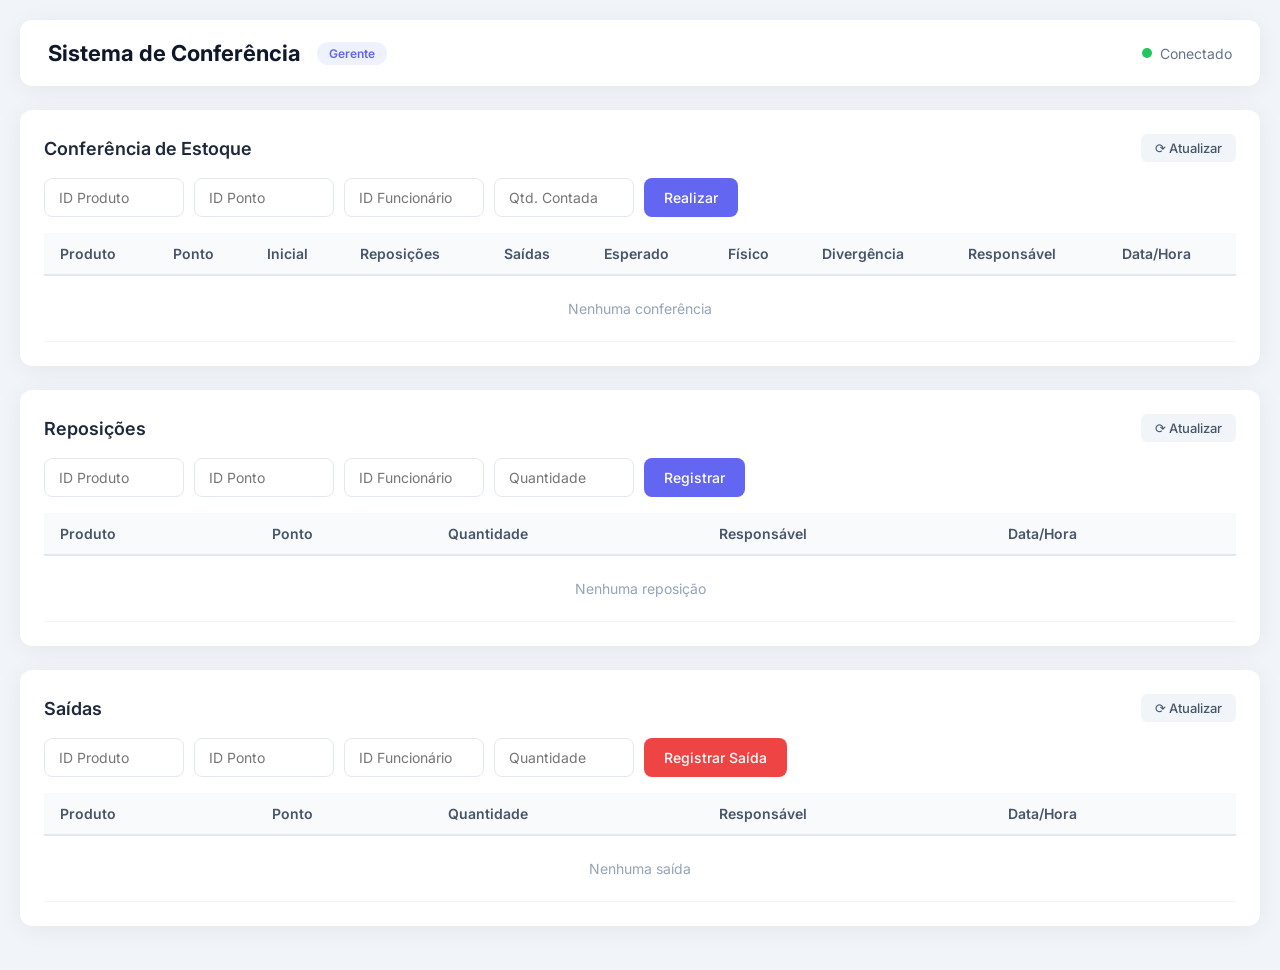
<file: frontend/index.html>
<!DOCTYPE html>
<html lang="pt-BR">
<head>
    <meta charset="UTF-8" />
    <meta name="viewport" content="width=device-width, initial-scale=1.0" />
    <title>Sistema de Conferência de Estoque</title>
    <link rel="stylesheet" href="style.css" />
    <link href="https://fonts.googleapis.com/css2?family=Inter:wght@400;500;600;700&display=swap" rel="stylesheet"/>
</head>
<body>

<div class="app-container">
    <header class="header">
        <div class="header-content">
            <h1>Sistema de Conferência</h1>
            <span class="badge">Gerente</span>
        </div>
        <div class="status-indicator">
            <span class="dot connected"></span>
            <span id="statusTexto">Conectado</span>
        </div>
    </header>

    <main class="content">
        <section id="tab-conferencias" class="tab-content active">
            <div class="card">
                <div class="card-header">
                    <h2>Conferência de Estoque</h2>
                    <button class="btn-refresh" onclick="listarConferencias()">⟳ Atualizar</button>
                </div>
                <div class="form-row">
                    <input type="number" id="conferenciaProdutoId" placeholder="ID Produto" />
                    <input type="number" id="conferenciaPontoId" placeholder="ID Ponto" />
                    <input type="number" id="conferenciaFuncionarioId" placeholder="ID Funcionário" />
                    <input type="number" id="conferenciaQuantidadeFisica" placeholder="Qtd. Contada" />
                    <button class="btn-primary" onclick="realizarConferencia()">Realizar</button>
                </div>
                <div class="table-wrapper">
                    <table>
                        <thead>
                            <tr>
                                <th>Produto</th>
                                <th>Ponto</th>
                                <th>Inicial</th>
                                <th>Reposições</th>
                                <th>Saídas</th>
                                <th>Esperado</th>
                                <th>Físico</th>
                                <th>Divergência</th>
                                <th>Responsável</th>
                                <th>Data/Hora</th>
                            </tr>
                        </thead>
                        <tbody id="listaConferencias">
                            <tr><td colspan="10" class="empty-msg">Nenhuma conferência</td></tr>
                        </tbody>
                    </table>
                </div>
            </div>
        </section>

        <section id="tab-reposicoes" class="tab-content">
            <div class="card">
                <div class="card-header">
                    <h2>Reposições</h2>
                    <button class="btn-refresh" onclick="listarReposicoes()">⟳ Atualizar</button>
                </div>
                <div class="form-row">
                    <input type="number" id="reposicaoProdutoId" placeholder="ID Produto" />
                    <input type="number" id="reposicaoPontoId" placeholder="ID Ponto" />
                    <input type="number" id="reposicaoFuncionarioId" placeholder="ID Funcionário" />
                    <input type="number" id="reposicaoQuantidade" placeholder="Quantidade" />
                    <button class="btn-primary" onclick="registrarReposicao()">Registrar</button>
                </div>
                <div class="table-wrapper">
                    <table>
                        <thead>
                            <tr>
                                <th>Produto</th>
                                <th>Ponto</th>
                                <th>Quantidade</th>
                                <th>Responsável</th>
                                <th>Data/Hora</th>
                            </tr>
                        </thead>
                        <tbody id="listaReposicoes">
                            <tr><td colspan="5" class="empty-msg">Nenhuma reposição</td></tr>
                        </tbody>
                    </table>
                </div>
            </div>
        </section>

        <section id="tab-saidas" class="tab-content">
            <div class="card">
                <div class="card-header">
                    <h2>Saídas</h2>
                    <button class="btn-refresh" onclick="listarSaidas()">⟳ Atualizar</button>
                </div>
                <div class="form-row">
                    <input type="number" id="saidaProdutoId" placeholder="ID Produto" />
                    <input type="number" id="saidaPontoId" placeholder="ID Ponto" />
                    <input type="number" id="saidaFuncionarioId" placeholder="ID Funcionário" />
                    <input type="number" id="saidaQuantidade" placeholder="Quantidade" />
                    <button class="btn-danger" onclick="registrarSaida()">Registrar Saída</button>
                </div>
                <div class="table-wrapper">
                    <table>
                        <thead>
                            <tr>
                                <th>Produto</th>
                                <th>Ponto</th>
                                <th>Quantidade</th>
                                <th>Responsável</th>
                                <th>Data/Hora</th>
                            </tr>
                        </thead>
                        <tbody id="listaSaidas">
                            <tr><td colspan="5" class="empty-msg">Nenhuma saída</td></tr>
                        </tbody>
                    </table>
                </div>
            </div>
        </section>
    </main>
</div>

<script src="script.js"></script>
</body>
</html>
</file>
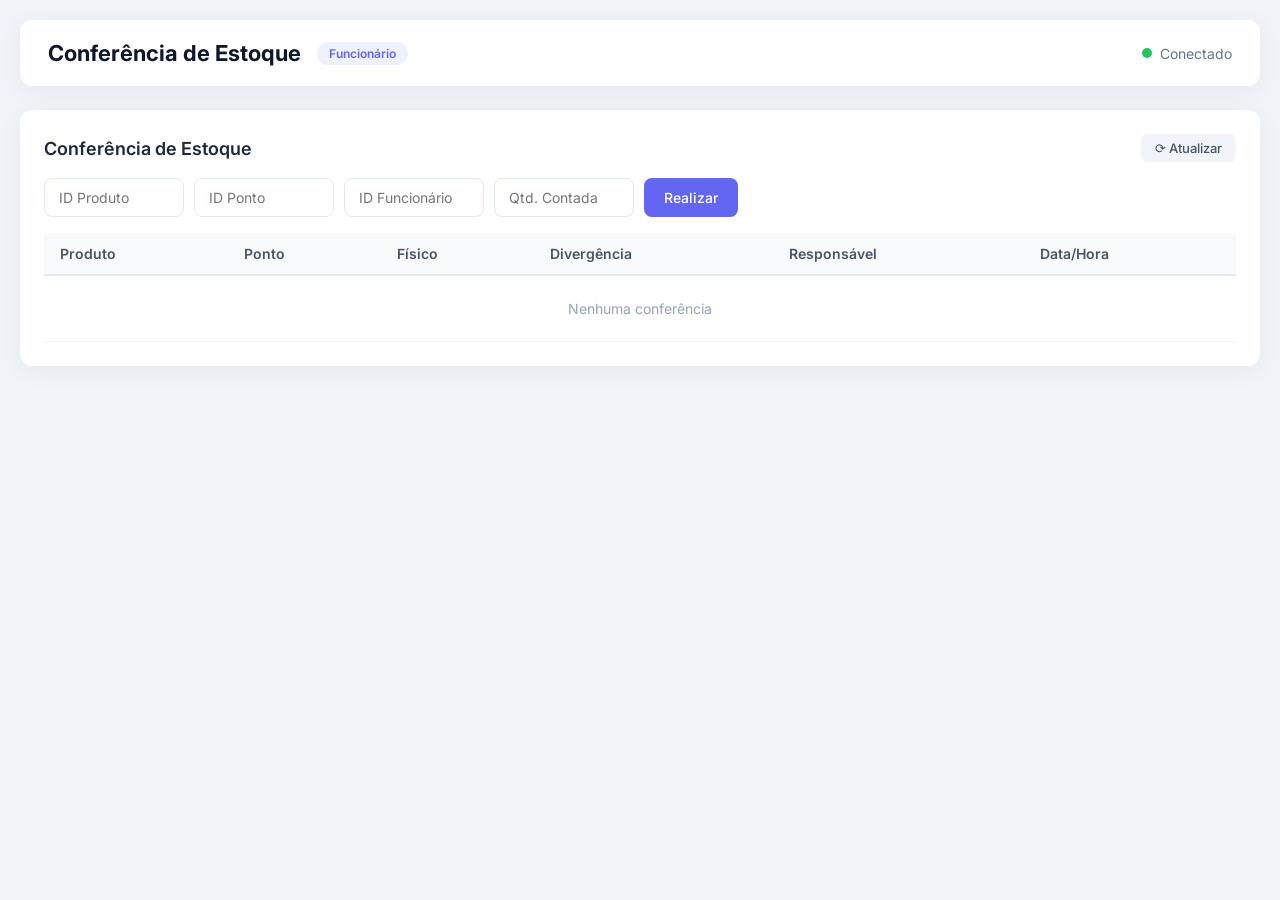
<file: frontend/funcionario/funcionario.html>
<!DOCTYPE html>
<html lang="pt-BR">
<head>
    <meta charset="UTF-8" />
    <meta name="viewport" content="width=device-width, initial-scale=1.0" />
    <title>Conferência - Funcionário</title>
    <link rel="stylesheet" href="funcionario.css" />
    <link href="https://fonts.googleapis.com/css2?family=Inter:wght@400;500;600;700&display=swap" rel="stylesheet"/>
</head>
<body>

<div class="app-container">
    <header class="header">
        <div class="header-content">
            <h1>Conferência de Estoque</h1>
            <span class="badge">Funcionário</span>
        </div>
        <div class="status-indicator">
            <span class="dot connected"></span>
            <span id="statusTexto">Conectado</span>
        </div>
    </header>

    <main class="content">
        <section id="tab-conferencias" class="tab-content active">
            <div class="card">
                <div class="card-header">
                    <h2>Conferência de Estoque</h2>
                    <button class="btn-refresh" onclick="listarConferencias()">⟳ Atualizar</button>
                </div>
                <div class="form-row">
                    <input type="number" id="conferenciaProdutoId" placeholder="ID Produto" />
                    <input type="number" id="conferenciaPontoId" placeholder="ID Ponto" />
                    <input type="number" id="conferenciaFuncionarioId" placeholder="ID Funcionário" />
                    <input type="number" id="conferenciaQuantidadeFisica" placeholder="Qtd. Contada" />
                    <button class="btn-primary" onclick="realizarConferencia()">Realizar</button>
                </div>
                <div class="table-wrapper">
                    <table>
                        <thead>
                            <tr>
                                <th>Produto</th>
                                <th>Ponto</th>
                                <th>Físico</th>
                                <th>Divergência</th>
                                <th>Responsável</th>
                                <th>Data/Hora</th>
                            </tr>
                        </thead>
                        <tbody id="listaConferencias">
                            <tr><td colspan="6" class="empty-msg">Nenhuma conferência</td></tr>
                        </tbody>
                    </table>
                </div>
            </div>
        </section>
    </main>
</div>

<script src="funcionario.js"></script>
</body>
</html>
</file>
<file: frontend/style.css>
* {
    margin: 0;
    padding: 0;
    box-sizing: border-box;
}

:root {
    --primary: #6366f1;
    --primary-dark: #4f46e5;
    --primary-light: #eef2ff;
    --success: #22c55e;
    --danger: #ef4444;
    --warning: #f59e0b;
    --gray-50: #f8fafc;
    --gray-100: #f1f5f9;
    --gray-200: #e2e8f0;
    --gray-300: #cbd5e1;
    --gray-400: #94a3b8;
    --gray-500: #64748b;
    --gray-600: #475569;
    --gray-700: #334155;
    --gray-800: #1e293b;
    --gray-900: #0f172a;
    --radius: 12px;
    --shadow: 0 4px 24px rgba(0, 0, 0, 0.06);
}

body {
    font-family: 'Inter', -apple-system, BlinkMacSystemFont, sans-serif;
    background: var(--gray-100);
    color: var(--gray-800);
    min-height: 100vh;
}

.app-container {
    max-width: 1280px;
    margin: 0 auto;
    padding: 20px;
}

.header {
    background: white;
    border-radius: var(--radius);
    padding: 20px 28px;
    display: flex;
    justify-content: space-between;
    align-items: center;
    box-shadow: var(--shadow);
    margin-bottom: 24px;
}

.header-content {
    display: flex;
    align-items: center;
    gap: 16px;
}

.header-content h1 {
    font-size: 22px;
    font-weight: 700;
    color: var(--gray-900);
}

.badge {
    background: var(--primary-light);
    color: var(--primary);
    padding: 4px 12px;
    border-radius: 20px;
    font-size: 12px;
    font-weight: 600;
}

.status-indicator {
    display: flex;
    align-items: center;
    gap: 8px;
    font-size: 14px;
    color: var(--gray-500);
}

.dot {
    width: 10px;
    height: 10px;
    border-radius: 50%;
    display: inline-block;
}

.dot.connected {
    background: var(--success);
}

.dot.disconnected {
    background: var(--danger);
}

.card {
    background: white;
    border-radius: var(--radius);
    padding: 24px;
    box-shadow: var(--shadow);
    margin-bottom: 24px;
}

.card-header {
    display: flex;
    justify-content: space-between;
    align-items: center;
    margin-bottom: 16px;
}

.card-header h2 {
    font-size: 18px;
    font-weight: 600;
    color: var(--gray-800);
}

.btn-refresh {
    background: var(--gray-100);
    border: none;
    padding: 6px 14px;
    border-radius: 6px;
    cursor: pointer;
    font-size: 13px;
    color: var(--gray-600);
    transition: all 0.2s;
}

.btn-refresh:hover {
    background: var(--gray-200);
}

.form-row {
    display: flex;
    flex-wrap: wrap;
    gap: 10px;
    margin-bottom: 16px;
}

.form-row input {
    padding: 10px 14px;
    border: 1px solid var(--gray-200);
    border-radius: 8px;
    font-size: 14px;
    flex: 1;
    min-width: 120px;
    transition: border 0.2s;
    font-family: 'Inter', sans-serif;
    background: white;
}

.form-row input:focus {
    outline: none;
    border-color: var(--primary);
    box-shadow: 0 0 0 3px rgba(99, 102, 241, 0.15);
}

.form-row input[type="number"] {
    max-width: 140px;
}

button {
    padding: 10px 20px;
    border: none;
    border-radius: 8px;
    cursor: pointer;
    font-size: 14px;
    font-weight: 500;
    transition: all 0.2s;
    font-family: 'Inter', sans-serif;
    display: inline-flex;
    align-items: center;
    gap: 6px;
}

button:hover {
    transform: translateY(-1px);
    box-shadow: 0 4px 12px rgba(0, 0, 0, 0.1);
}

button:active {
    transform: translateY(0);
}

.btn-primary {
    background: var(--primary);
    color: white;
}

.btn-primary:hover {
    background: var(--primary-dark);
}

.btn-danger {
    background: var(--danger);
    color: white;
}

.btn-danger:hover {
    background: #dc2626;
}

.table-wrapper {
    overflow-x: auto;
    margin-top: 12px;
}

table {
    width: 100%;
    border-collapse: collapse;
    font-size: 14px;
}

table thead {
    background: var(--gray-50);
}

table th {
    text-align: left;
    padding: 12px 16px;
    font-weight: 600;
    color: var(--gray-600);
    border-bottom: 2px solid var(--gray-200);
}

table td {
    padding: 12px 16px;
    border-bottom: 1px solid var(--gray-100);
    color: var(--gray-700);
}

table tbody tr:hover {
    background: var(--gray-50);
}

.empty-msg {
    text-align: center;
    color: var(--gray-400);
    padding: 24px !important;
}

.divergencia-zero {
    color: var(--success);
    font-weight: 600;
}

.divergencia-negativa {
    color: var(--danger);
    font-weight: 600;
}

.divergencia-positiva {
    color: var(--warning);
    font-weight: 600;
}

@media (max-width: 768px) {
    .header {
        flex-direction: column;
        gap: 12px;
        text-align: center;
    }

    .form-row {
        flex-direction: column;
    }

    .form-row input {
        max-width: 100%;
    }

    .form-row input[type="number"] {
        max-width: 100%;
    }

    button {
        justify-content: center;
    }

    .card {
        padding: 16px;
    }

    table {
        font-size: 13px;
    }

    table th,
    table td {
        padding: 8px 10px;
    }
}
</file>
<file: frontend/funcionario/funcionario.css>
* {
    margin: 0;
    padding: 0;
    box-sizing: border-box;
}

:root {
    --primary: #6366f1;
    --primary-dark: #4f46e5;
    --primary-light: #eef2ff;
    --success: #22c55e;
    --danger: #ef4444;
    --warning: #f59e0b;
    --gray-50: #f8fafc;
    --gray-100: #f1f5f9;
    --gray-200: #e2e8f0;
    --gray-300: #cbd5e1;
    --gray-400: #94a3b8;
    --gray-500: #64748b;
    --gray-600: #475569;
    --gray-700: #334155;
    --gray-800: #1e293b;
    --gray-900: #0f172a;
    --radius: 12px;
    --shadow: 0 4px 24px rgba(0, 0, 0, 0.06);
}

body {
    font-family: 'Inter', -apple-system, BlinkMacSystemFont, sans-serif;
    background: var(--gray-100);
    color: var(--gray-800);
    min-height: 100vh;
}

.app-container {
    max-width: 1280px;
    margin: 0 auto;
    padding: 20px;
}

.header {
    background: white;
    border-radius: var(--radius);
    padding: 20px 28px;
    display: flex;
    justify-content: space-between;
    align-items: center;
    box-shadow: var(--shadow);
    margin-bottom: 24px;
}

.header-content {
    display: flex;
    align-items: center;
    gap: 16px;
}

.header-content h1 {
    font-size: 22px;
    font-weight: 700;
    color: var(--gray-900);
}

.badge {
    background: var(--primary-light);
    color: var(--primary);
    padding: 4px 12px;
    border-radius: 20px;
    font-size: 12px;
    font-weight: 600;
}

.status-indicator {
    display: flex;
    align-items: center;
    gap: 8px;
    font-size: 14px;
    color: var(--gray-500);
}

.dot {
    width: 10px;
    height: 10px;
    border-radius: 50%;
    display: inline-block;
}

.dot.connected {
    background: var(--success);
}

.dot.disconnected {
    background: var(--danger);
}

.card {
    background: white;
    border-radius: var(--radius);
    padding: 24px;
    box-shadow: var(--shadow);
}

.card-header {
    display: flex;
    justify-content: space-between;
    align-items: center;
    margin-bottom: 16px;
}

.card-header h2 {
    font-size: 18px;
    font-weight: 600;
    color: var(--gray-800);
}

.btn-refresh {
    background: var(--gray-100);
    border: none;
    padding: 6px 14px;
    border-radius: 6px;
    cursor: pointer;
    font-size: 13px;
    color: var(--gray-600);
    transition: all 0.2s;
}

.btn-refresh:hover {
    background: var(--gray-200);
}

.form-row {
    display: flex;
    flex-wrap: wrap;
    gap: 10px;
    margin-bottom: 16px;
}

.form-row input {
    padding: 10px 14px;
    border: 1px solid var(--gray-200);
    border-radius: 8px;
    font-size: 14px;
    flex: 1;
    min-width: 120px;
    transition: border 0.2s;
    font-family: 'Inter', sans-serif;
    background: white;
}

.form-row input:focus {
    outline: none;
    border-color: var(--primary);
    box-shadow: 0 0 0 3px rgba(99, 102, 241, 0.15);
}

.form-row input[type="number"] {
    max-width: 140px;
}

button {
    padding: 10px 20px;
    border: none;
    border-radius: 8px;
    cursor: pointer;
    font-size: 14px;
    font-weight: 500;
    transition: all 0.2s;
    font-family: 'Inter', sans-serif;
    display: inline-flex;
    align-items: center;
    gap: 6px;
}

button:hover {
    transform: translateY(-1px);
    box-shadow: 0 4px 12px rgba(0, 0, 0, 0.1);
}

button:active {
    transform: translateY(0);
}

.btn-primary {
    background: var(--primary);
    color: white;
}

.btn-primary:hover {
    background: var(--primary-dark);
}

.table-wrapper {
    overflow-x: auto;
    margin-top: 12px;
}

table {
    width: 100%;
    border-collapse: collapse;
    font-size: 14px;
}

table thead {
    background: var(--gray-50);
}

table th {
    text-align: left;
    padding: 12px 16px;
    font-weight: 600;
    color: var(--gray-600);
    border-bottom: 2px solid var(--gray-200);
}

table td {
    padding: 12px 16px;
    border-bottom: 1px solid var(--gray-100);
    color: var(--gray-700);
}

table tbody tr:hover {
    background: var(--gray-50);
}

.empty-msg {
    text-align: center;
    color: var(--gray-400);
    padding: 24px !important;
}

.divergencia-zero {
    color: var(--success);
    font-weight: 600;
}

.divergencia-negativa {
    color: var(--danger);
    font-weight: 600;
}

.divergencia-positiva {
    color: var(--warning);
    font-weight: 600;
}

@media (max-width: 768px) {
    .header {
        flex-direction: column;
        gap: 12px;
        text-align: center;
    }

    .form-row {
        flex-direction: column;
    }

    .form-row input {
        max-width: 100%;
    }

    .form-row input[type="number"] {
        max-width: 100%;
    }

    button {
        justify-content: center;
    }

    .card {
        padding: 16px;
    }

    table {
        font-size: 13px;
    }

    table th,
    table td {
        padding: 8px 10px;
    }
}

::-webkit-scrollbar {
    width: 6px;
    height: 6px;
}

::-webkit-scrollbar-track {
    background: var(--gray-100);
    border-radius: 10px;
}

::-webkit-scrollbar-thumb {
    background: var(--gray-300);
    border-radius: 10px;
}

::-webkit-scrollbar-thumb:hover {
    background: var(--gray-400);
}
</file>
